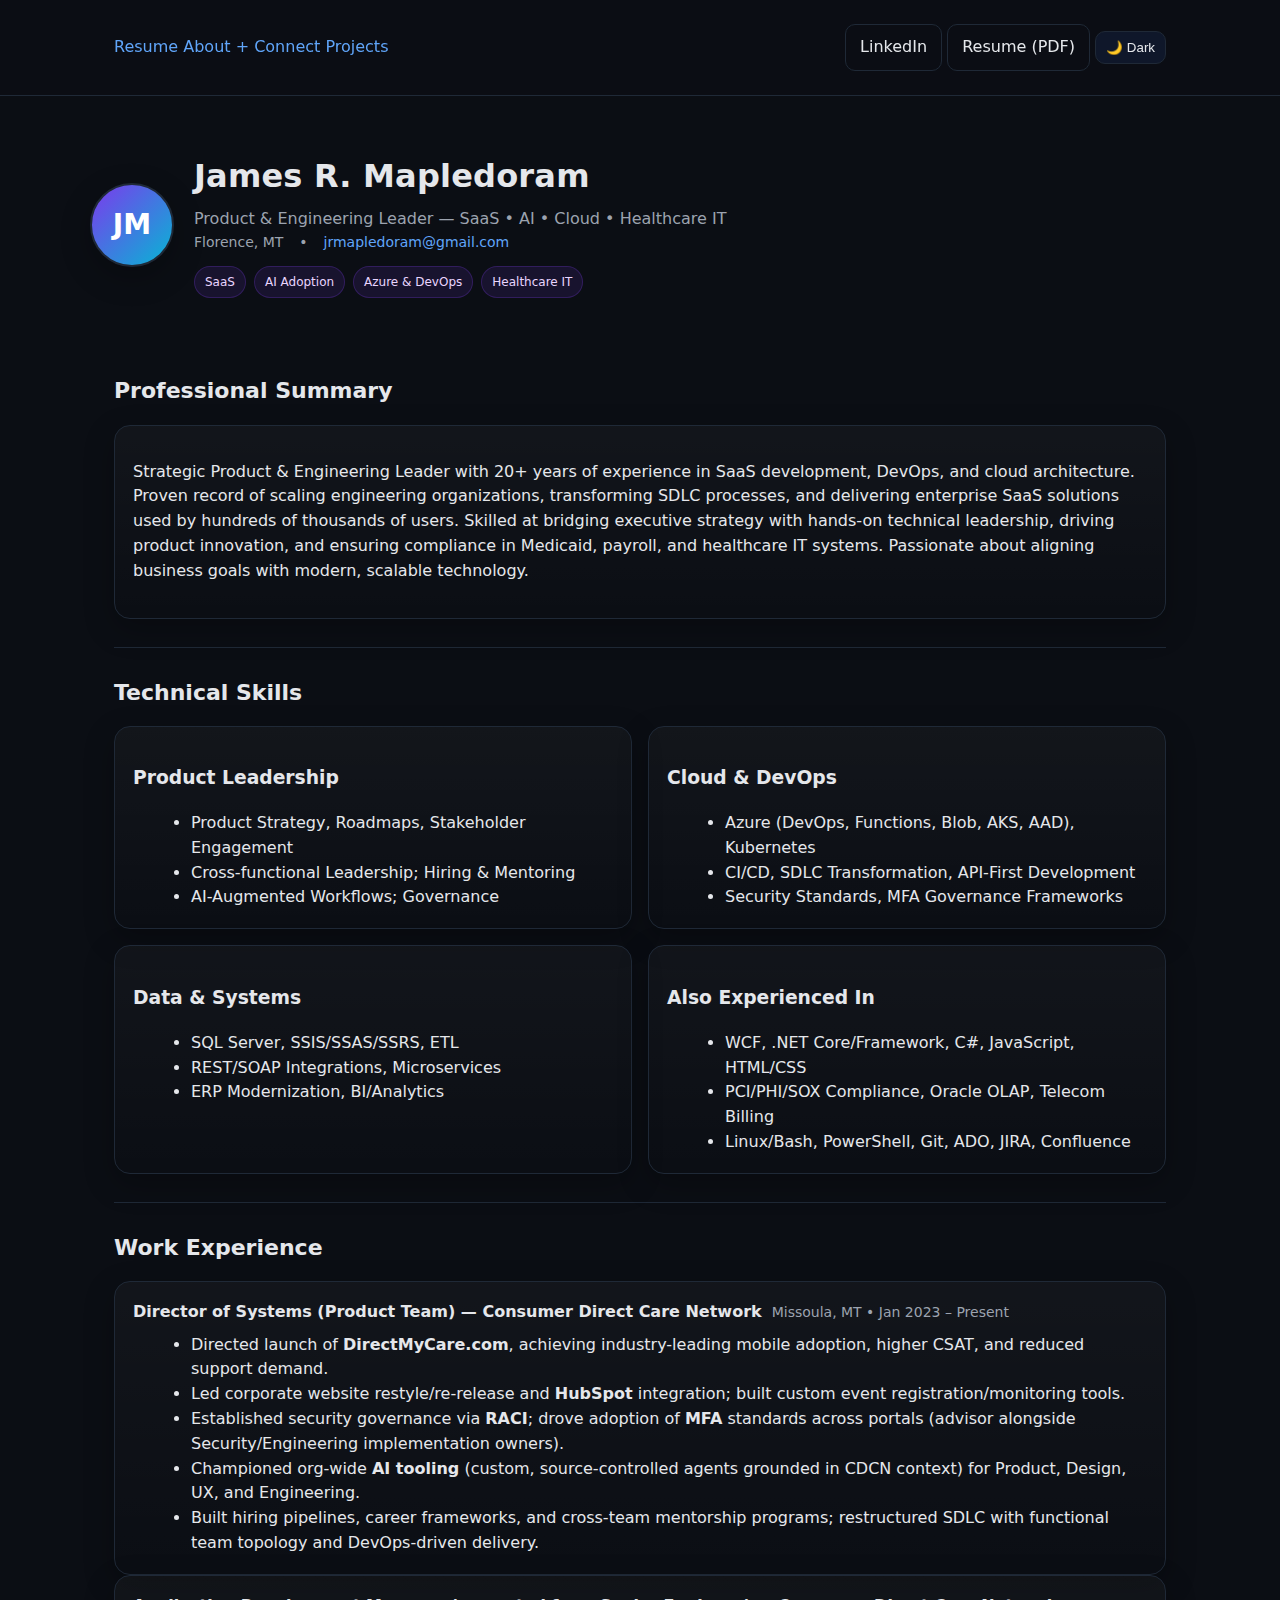
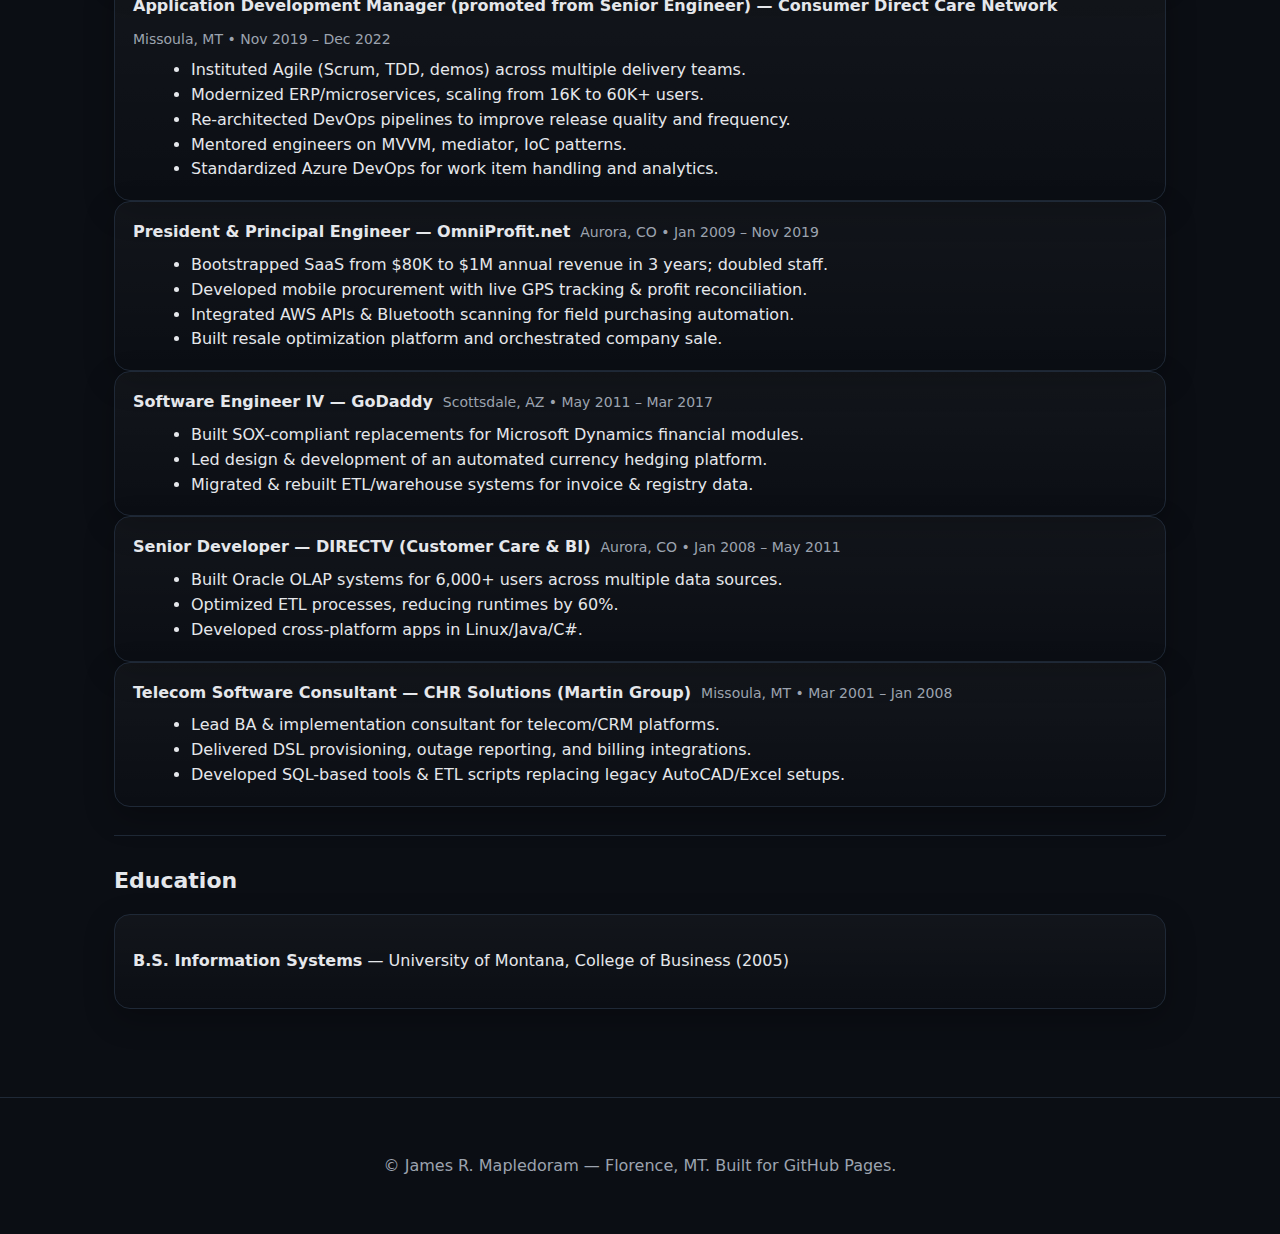
<file: index.html>
<!doctype html><html lang="en" data-theme="light"><head><meta charset="utf-8"><meta name="viewport" content="width=device-width, initial-scale=1"><title>James R. Mapledoram — Resume</title><meta name="description" content="Product & Engineering leader in SaaS, AI, and cloud. Resume, skills, and career highlights."><link rel="stylesheet" href="styles.css"></head><body>
  <nav class="nav">
    <div class="container">
      <div class="nav-left">
        <a href="index.html">Resume</a>
        <a href="about.html">About + Connect</a>
        <a href="projects.html">Projects</a>
      </div>
      <div class="nav-right">
        <a class="button" href="https://www.linkedin.com/in/jmapledoram" target="_blank" rel="noopener">LinkedIn</a>
        <a class="button" href="resumes/James_Mapledoram_Master.pdf">Resume (PDF)</a>
        <button id="themeToggle" class="toggle">🌙 Dark</button>
      </div>
    </div>
  </nav>
<header class="hero container"><div class="header-left"><div class="avatar">JM</div><div><h1>James R. Mapledoram</h1><div class="tagline">Product & Engineering Leader — SaaS • AI • Cloud • Healthcare IT</div><div class="contact"><span>Florence, MT</span> • <a href="mailto:jrmapledoram@gmail.com">jrmapledoram@gmail.com</a></div><div class="badges"><span class="badge">SaaS</span><span class="badge">AI Adoption</span><span class="badge">Azure & DevOps</span><span class="badge">Healthcare IT</span></div></div></div></header><main class="container"><section id="summary"><h2>Professional Summary</h2><div class="card"><p>Strategic Product & Engineering Leader with 20+ years of experience in SaaS development, DevOps, and cloud architecture. Proven record of scaling engineering organizations, transforming SDLC processes, and delivering enterprise SaaS solutions used by hundreds of thousands of users. Skilled at bridging executive strategy with hands-on technical leadership, driving product innovation, and ensuring compliance in Medicaid, payroll, and healthcare IT systems. Passionate about aligning business goals with modern, scalable technology.</p></div></section><section id="skills"><h2>Technical Skills</h2><div class="grid cols-2"><div class="card"><h3>Product Leadership</h3><ul class="clean"><li>Product Strategy, Roadmaps, Stakeholder Engagement</li><li>Cross-functional Leadership; Hiring & Mentoring</li><li>AI-Augmented Workflows; Governance</li></ul></div><div class="card"><h3>Cloud & DevOps</h3><ul class="clean"><li>Azure (DevOps, Functions, Blob, AKS, AAD), Kubernetes</li><li>CI/CD, SDLC Transformation, API-First Development</li><li>Security Standards, MFA Governance Frameworks</li></ul></div><div class="card"><h3>Data & Systems</h3><ul class="clean"><li>SQL Server, SSIS/SSAS/SSRS, ETL</li><li>REST/SOAP Integrations, Microservices</li><li>ERP Modernization, BI/Analytics</li></ul></div><div class="card"><h3>Also Experienced In</h3><ul class="clean"><li>WCF, .NET Core/Framework, C#, JavaScript, HTML/CSS</li><li>PCI/PHI/SOX Compliance, Oracle OLAP, Telecom Billing</li><li>Linux/Bash, PowerShell, Git, ADO, JIRA, Confluence</li></ul></div></div></section><section id="experience"><h2>Work Experience</h2><div class="card"><div class="role"><div class="where">Director of Systems (Product Team) — Consumer Direct Care Network</div><div class="when">Missoula, MT • Jan 2023 – Present</div></div><ul class="clean"><li>Directed launch of <strong>DirectMyCare.com</strong>, achieving industry-leading mobile adoption, higher CSAT, and reduced support demand.</li><li>Led corporate website restyle/re-release and <strong>HubSpot</strong> integration; built custom event registration/monitoring tools.</li><li>Established security governance via <strong>RACI</strong>; drove adoption of <strong>MFA</strong> standards across portals (advisor alongside Security/Engineering implementation owners).</li><li>Championed org-wide <strong>AI tooling</strong> (custom, source-controlled agents grounded in CDCN context) for Product, Design, UX, and Engineering.</li><li>Built hiring pipelines, career frameworks, and cross-team mentorship programs; restructured SDLC with functional team topology and DevOps-driven delivery.</li></ul></div><div class="card"><div class="role"><div class="where">Application Development Manager (promoted from Senior Engineer) — Consumer Direct Care Network</div><div class="when">Missoula, MT • Nov 2019 – Dec 2022</div></div><ul class="clean"><li>Instituted Agile (Scrum, TDD, demos) across multiple delivery teams.</li><li>Modernized ERP/microservices, scaling from 16K to 60K+ users.</li><li>Re-architected DevOps pipelines to improve release quality and frequency.</li><li>Mentored engineers on MVVM, mediator, IoC patterns.</li><li>Standardized Azure DevOps for work item handling and analytics.</li></ul></div><div class="card"><div class="role"><div class="where">President & Principal Engineer — OmniProfit.net</div><div class="when">Aurora, CO • Jan 2009 – Nov 2019</div></div><ul class="clean"><li>Bootstrapped SaaS from $80K to $1M annual revenue in 3 years; doubled staff.</li><li>Developed mobile procurement with live GPS tracking & profit reconciliation.</li><li>Integrated AWS APIs & Bluetooth scanning for field purchasing automation.</li><li>Built resale optimization platform and orchestrated company sale.</li></ul></div><div class="card"><div class="role"><div class="where">Software Engineer IV — GoDaddy</div><div class="when">Scottsdale, AZ • May 2011 – Mar 2017</div></div><ul class="clean"><li>Built SOX-compliant replacements for Microsoft Dynamics financial modules.</li><li>Led design & development of an automated currency hedging platform.</li><li>Migrated & rebuilt ETL/warehouse systems for invoice & registry data.</li></ul></div><div class="card"><div class="role"><div class="where">Senior Developer — DIRECTV (Customer Care & BI)</div><div class="when">Aurora, CO • Jan 2008 – May 2011</div></div><ul class="clean"><li>Built Oracle OLAP systems for 6,000+ users across multiple data sources.</li><li>Optimized ETL processes, reducing runtimes by 60%.</li><li>Developed cross-platform apps in Linux/Java/C#.</li></ul></div><div class="card"><div class="role"><div class="where">Telecom Software Consultant — CHR Solutions (Martin Group)</div><div class="when">Missoula, MT • Mar 2001 – Jan 2008</div></div><ul class="clean"><li>Lead BA & implementation consultant for telecom/CRM platforms.</li><li>Delivered DSL provisioning, outage reporting, and billing integrations.</li><li>Developed SQL-based tools & ETL scripts replacing legacy AutoCAD/Excel setups.</li></ul></div></section><section id="education"><h2>Education</h2><div class="card"><p><strong>B.S. Information Systems</strong> — University of Montana, College of Business (2005)</p></div></section></main><footer><div class="container">© James R. Mapledoram — Florence, MT. Built for GitHub Pages.</div></footer><script src="script.js"></script></body></html>
</file>
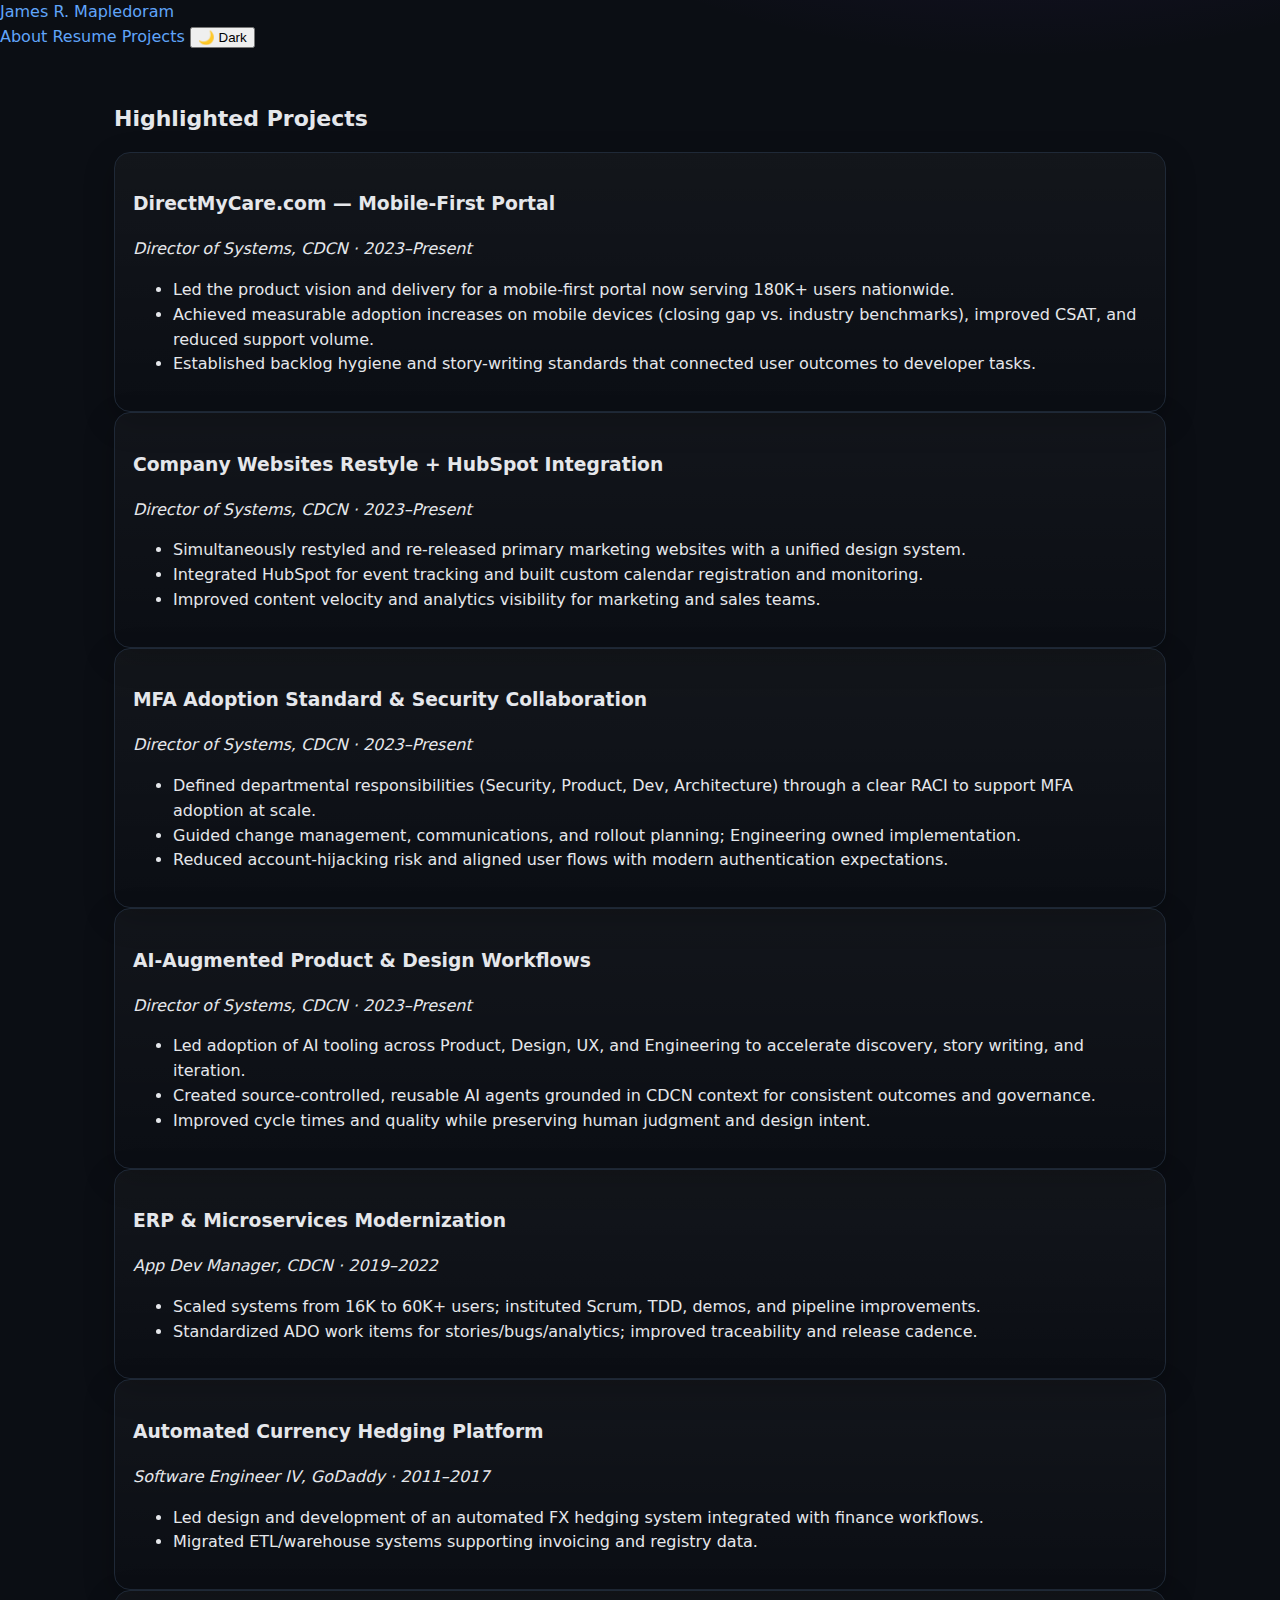
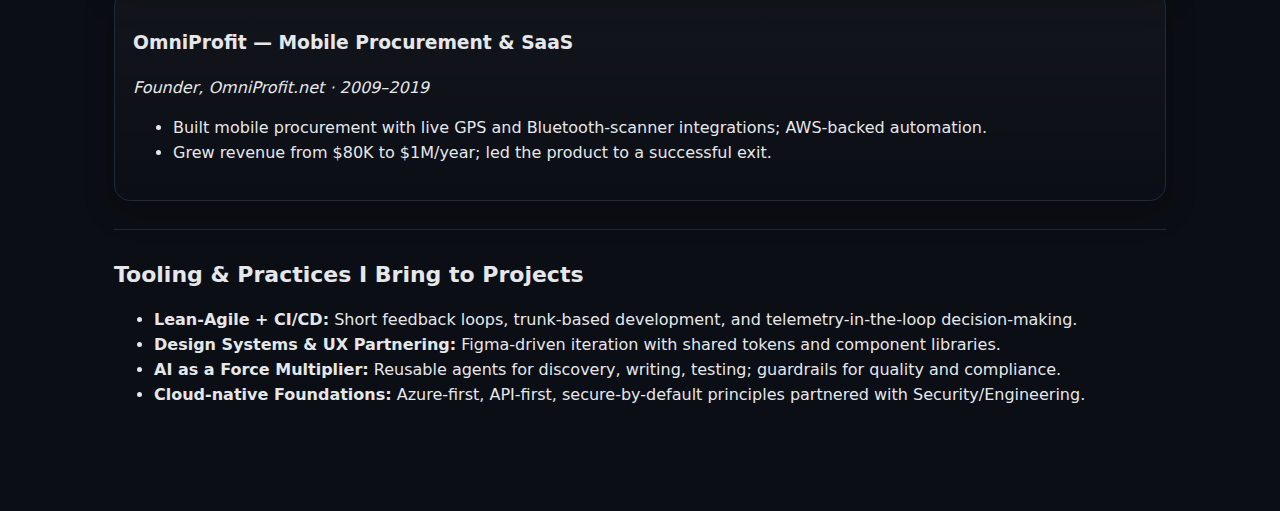
<file: projects.html>
<!DOCTYPE html>
<html lang="en" data-theme="light">
<head>
  <meta charset="UTF-8" />
  <meta name="viewport" content="width=device-width, initial-scale=1.0"/>
  <title>James R. Mapledoram — Projects</title>
  <link rel="stylesheet" href="styles.css" />
</head>
<body>
  <header>
    <nav class="navbar">
      <div class="nav-left">
        <a href="index.html" class="nav-logo">James R. Mapledoram</a>
      </div>
      <div class="nav-right">
        <a href="index.html">About</a>
        <a href="resume.html">Resume</a>
        <a href="projects.html">Projects</a>
        <button id="themeToggle" class="theme-btn">🌙 Dark</button>
      </div>
    </nav>
  </header>

  <main class="container">
    <!-- No photo/name/contact here by design -->
    <section class="philosophy">
      <h2>Highlighted Projects</h2>
      <div class="card-list">
        <div class="card">
          <h3>DirectMyCare.com — Mobile-First Portal</h3>
          <p><em>Director of Systems, CDCN · 2023–Present</em></p>
          <ul>
            <li>Led the product vision and delivery for a mobile-first portal now serving 180K+ users nationwide.</li>
            <li>Achieved measurable adoption increases on mobile devices (closing gap vs. industry benchmarks), improved CSAT, and reduced support volume.</li>
            <li>Established backlog hygiene and story-writing standards that connected user outcomes to developer tasks.</li>
          </ul>
        </div>

        <div class="card">
          <h3>Company Websites Restyle + HubSpot Integration</h3>
          <p><em>Director of Systems, CDCN · 2023–Present</em></p>
          <ul>
            <li>Simultaneously restyled and re-released primary marketing websites with a unified design system.</li>
            <li>Integrated HubSpot for event tracking and built custom calendar registration and monitoring.</li>
            <li>Improved content velocity and analytics visibility for marketing and sales teams.</li>
          </ul>
        </div>

        <div class="card">
          <h3>MFA Adoption Standard & Security Collaboration</h3>
          <p><em>Director of Systems, CDCN · 2023–Present</em></p>
          <ul>
            <li>Defined departmental responsibilities (Security, Product, Dev, Architecture) through a clear RACI to support MFA adoption at scale.</li>
            <li>Guided change management, communications, and rollout planning; Engineering owned implementation.</li>
            <li>Reduced account-hijacking risk and aligned user flows with modern authentication expectations.</li>
          </ul>
        </div>

        <div class="card">
          <h3>AI-Augmented Product & Design Workflows</h3>
          <p><em>Director of Systems, CDCN · 2023–Present</em></p>
          <ul>
            <li>Led adoption of AI tooling across Product, Design, UX, and Engineering to accelerate discovery, story writing, and iteration.</li>
            <li>Created source-controlled, reusable AI agents grounded in CDCN context for consistent outcomes and governance.</li>
            <li>Improved cycle times and quality while preserving human judgment and design intent.</li>
          </ul>
        </div>

        <div class="card">
          <h3>ERP & Microservices Modernization</h3>
          <p><em>App Dev Manager, CDCN · 2019–2022</em></p>
          <ul>
            <li>Scaled systems from 16K to 60K+ users; instituted Scrum, TDD, demos, and pipeline improvements.</li>
            <li>Standardized ADO work items for stories/bugs/analytics; improved traceability and release cadence.</li>
          </ul>
        </div>

        <div class="card">
          <h3>Automated Currency Hedging Platform</h3>
          <p><em>Software Engineer IV, GoDaddy · 2011–2017</em></p>
          <ul>
            <li>Led design and development of an automated FX hedging system integrated with finance workflows.</li>
            <li>Migrated ETL/warehouse systems supporting invoicing and registry data.</li>
          </ul>
        </div>

        <div class="card">
          <h3>OmniProfit — Mobile Procurement & SaaS</h3>
          <p><em>Founder, OmniProfit.net · 2009–2019</em></p>
          <ul>
            <li>Built mobile procurement with live GPS and Bluetooth-scanner integrations; AWS-backed automation.</li>
            <li>Grew revenue from $80K to $1M/year; led the product to a successful exit.</li>
          </ul>
        </div>
      </div>
    </section>

    <section class="beliefs">
      <h2>Tooling & Practices I Bring to Projects</h2>
      <ul>
        <li><strong>Lean-Agile + CI/CD:</strong> Short feedback loops, trunk-based development, and telemetry-in-the-loop decision-making.</li>
        <li><strong>Design Systems & UX Partnering:</strong> Figma-driven iteration with shared tokens and component libraries.</li>
        <li><strong>AI as a Force Multiplier:</strong> Reusable agents for discovery, writing, testing; guardrails for quality and compliance.</li>
        <li><strong>Cloud-native Foundations:</strong> Azure-first, API-first, secure-by-default principles partnered with Security/Engineering.</li>
      </ul>
    </section>
  </main>

  <script src="script.js"></script>
</body>
</html>
</file>
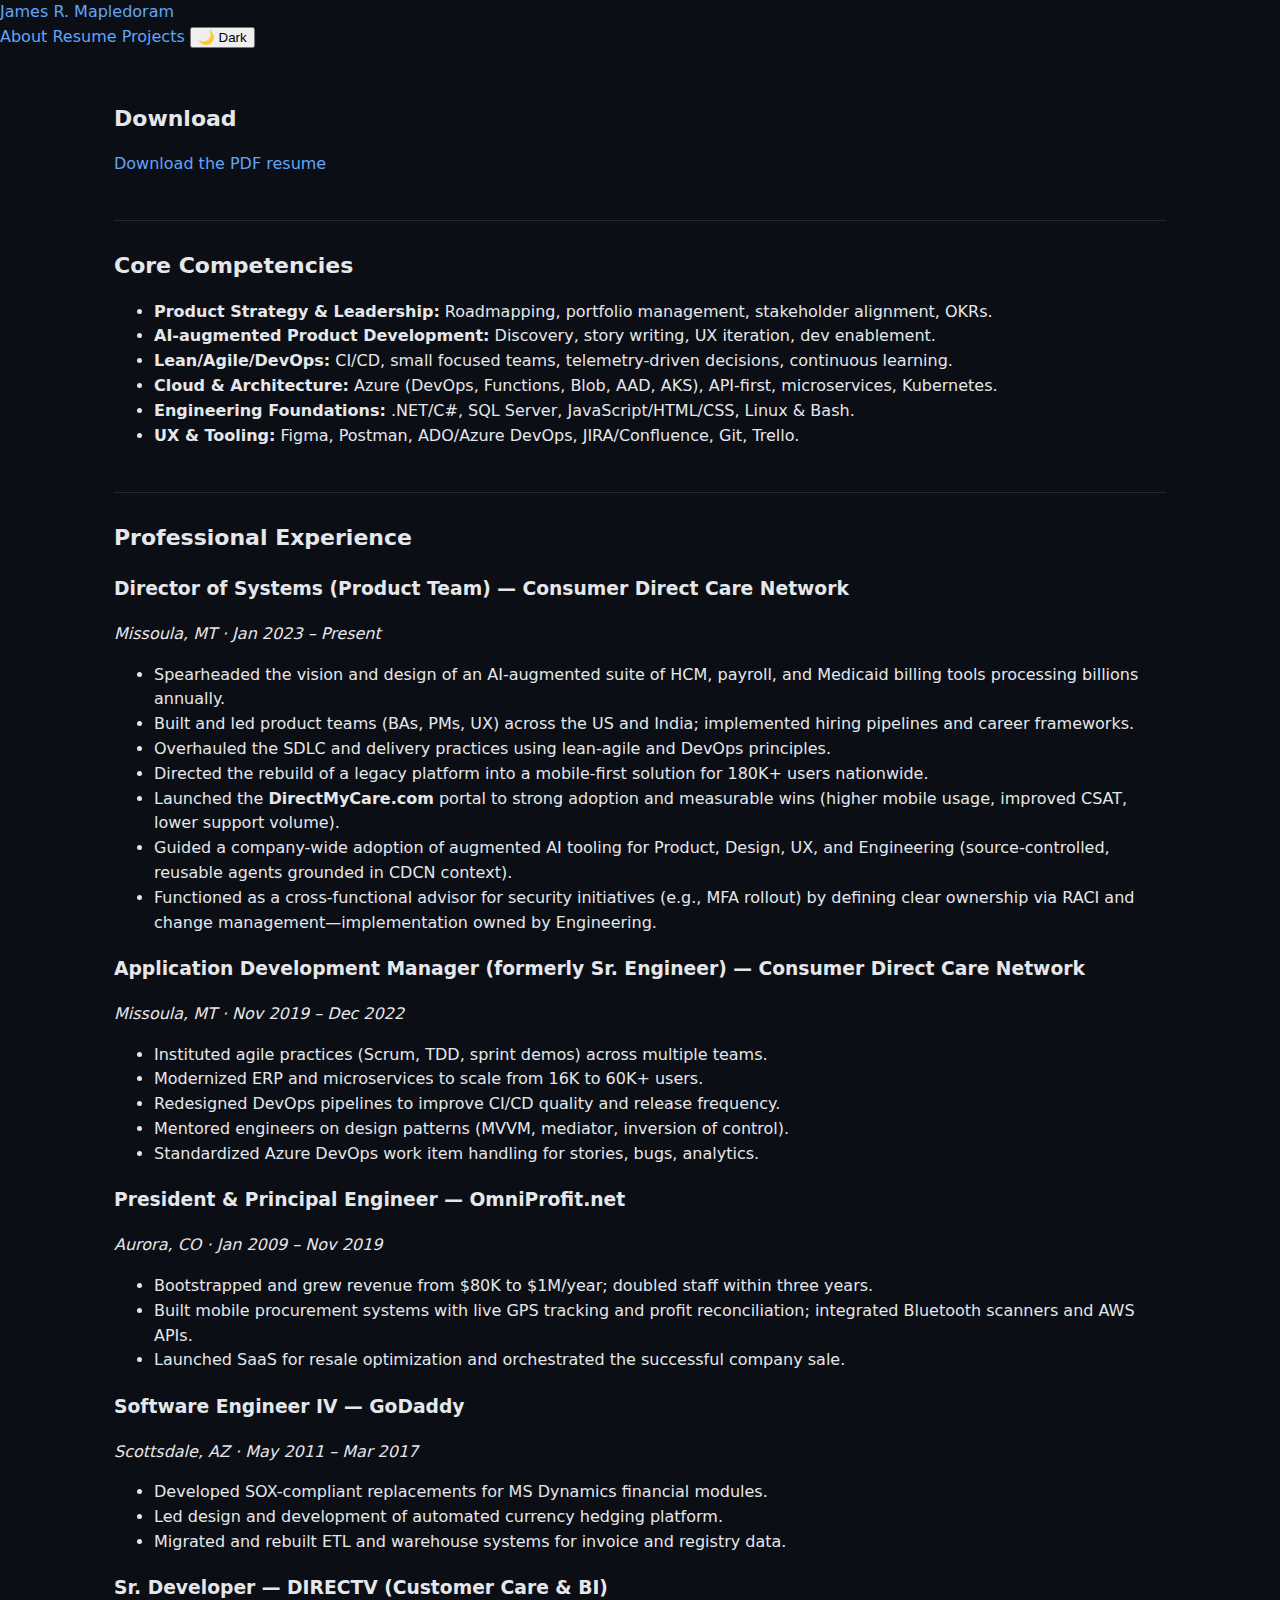
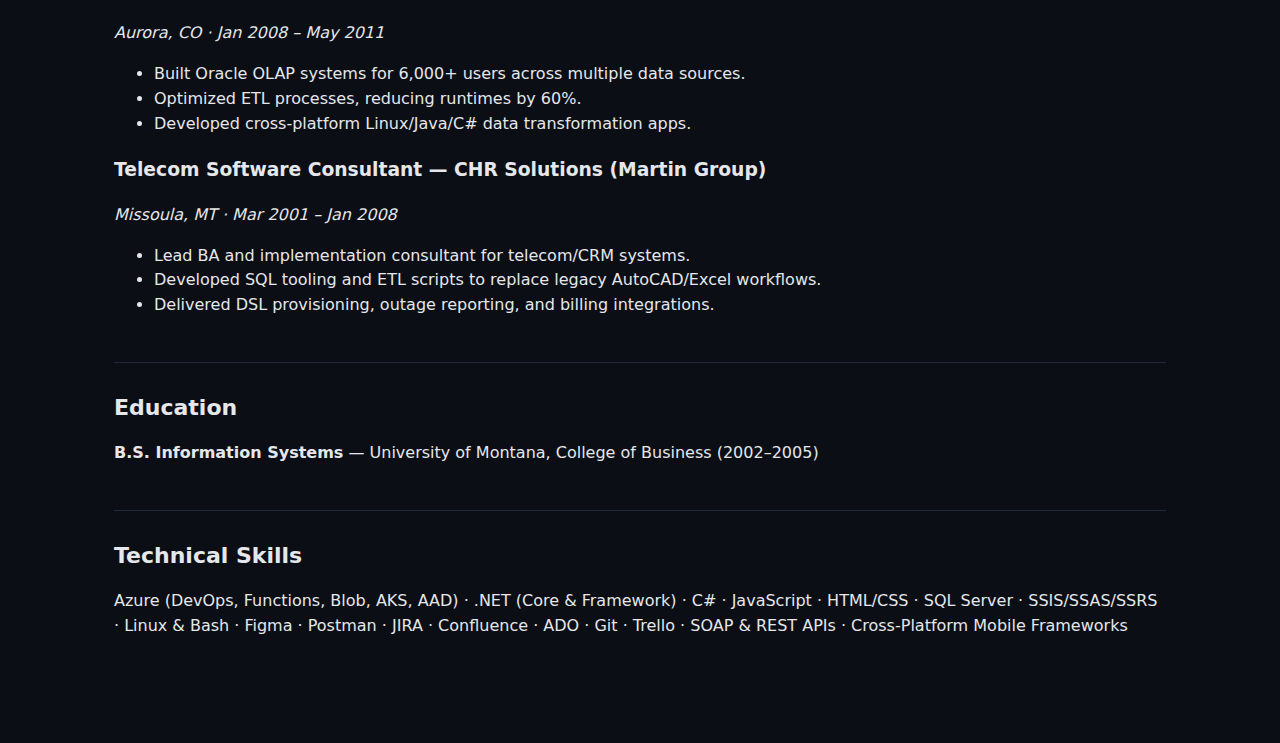
<file: resume.html>
<!DOCTYPE html>
<html lang="en" data-theme="light">
<head>
  <meta charset="UTF-8" />
  <meta name="viewport" content="width=device-width, initial-scale=1.0"/>
  <title>James R. Mapledoram — Resume</title>
  <link rel="stylesheet" href="styles.css" />
</head>
<body>
  <header>
    <nav class="navbar">
      <div class="nav-left">
        <a href="index.html" class="nav-logo">James R. Mapledoram</a>
      </div>
      <div class="nav-right">
        <a href="index.html">About</a>
        <a href="resume.html">Resume</a>
        <a href="projects.html">Projects</a>
        <button id="themeToggle" class="theme-btn">🌙 Dark</button>
      </div>
    </nav>
  </header>

  <main class="container">
    <!-- Download link at the top -->
    <section>
      <h2>Download</h2>
      <p>
        <a href="resumes/James_Mapledoram_Master.pdf" download>Download the PDF resume</a>
      </p>
    </section>

    <!-- No photo, no email/city; summary is intentionally NOT shown here -->
    <section class="philosophy">
      <h2>Core Competencies</h2>
      <ul>
        <li><strong>Product Strategy & Leadership:</strong> Roadmapping, portfolio management, stakeholder alignment, OKRs.</li>
        <li><strong>AI-augmented Product Development:</strong> Discovery, story writing, UX iteration, dev enablement.</li>
        <li><strong>Lean/Agile/DevOps:</strong> CI/CD, small focused teams, telemetry-driven decisions, continuous learning.</li>
        <li><strong>Cloud & Architecture:</strong> Azure (DevOps, Functions, Blob, AAD, AKS), API-first, microservices, Kubernetes.</li>
        <li><strong>Engineering Foundations:</strong> .NET/C#, SQL Server, JavaScript/HTML/CSS, Linux & Bash.</li>
        <li><strong>UX & Tooling:</strong> Figma, Postman, ADO/Azure DevOps, JIRA/Confluence, Git, Trello.</li>
      </ul>
    </section>

    <section class="beliefs">
      <h2>Professional Experience</h2>

      <h3>Director of Systems (Product Team) — Consumer Direct Care Network</h3>
      <p><em>Missoula, MT · Jan 2023 – Present</em></p>
      <ul>
        <li>Spearheaded the vision and design of an AI-augmented suite of HCM, payroll, and Medicaid billing tools processing billions annually.</li>
        <li>Built and led product teams (BAs, PMs, UX) across the US and India; implemented hiring pipelines and career frameworks.</li>
        <li>Overhauled the SDLC and delivery practices using lean-agile and DevOps principles.</li>
        <li>Directed the rebuild of a legacy platform into a mobile-first solution for 180K+ users nationwide.</li>
        <li>Launched the <strong>DirectMyCare.com</strong> portal to strong adoption and measurable wins (higher mobile usage, improved CSAT, lower support volume).</li>
        <li>Guided a company-wide adoption of augmented AI tooling for Product, Design, UX, and Engineering (source-controlled, reusable agents grounded in CDCN context).</li>
        <li>Functioned as a cross-functional advisor for security initiatives (e.g., MFA rollout) by defining clear ownership via RACI and change management—implementation owned by Engineering.</li>
      </ul>

      <h3>Application Development Manager (formerly Sr. Engineer) — Consumer Direct Care Network</h3>
      <p><em>Missoula, MT · Nov 2019 – Dec 2022</em></p>
      <ul>
        <li>Instituted agile practices (Scrum, TDD, sprint demos) across multiple teams.</li>
        <li>Modernized ERP and microservices to scale from 16K to 60K+ users.</li>
        <li>Redesigned DevOps pipelines to improve CI/CD quality and release frequency.</li>
        <li>Mentored engineers on design patterns (MVVM, mediator, inversion of control).</li>
        <li>Standardized Azure DevOps work item handling for stories, bugs, analytics.</li>
      </ul>

      <h3>President & Principal Engineer — OmniProfit.net</h3>
      <p><em>Aurora, CO · Jan 2009 – Nov 2019</em></p>
      <ul>
        <li>Bootstrapped and grew revenue from $80K to $1M/year; doubled staff within three years.</li>
        <li>Built mobile procurement systems with live GPS tracking and profit reconciliation; integrated Bluetooth scanners and AWS APIs.</li>
        <li>Launched SaaS for resale optimization and orchestrated the successful company sale.</li>
      </ul>

      <h3>Software Engineer IV — GoDaddy</h3>
      <p><em>Scottsdale, AZ · May 2011 – Mar 2017</em></p>
      <ul>
        <li>Developed SOX-compliant replacements for MS Dynamics financial modules.</li>
        <li>Led design and development of automated currency hedging platform.</li>
        <li>Migrated and rebuilt ETL and warehouse systems for invoice and registry data.</li>
      </ul>

      <h3>Sr. Developer — DIRECTV (Customer Care & BI)</h3>
      <p><em>Aurora, CO · Jan 2008 – May 2011</em></p>
      <ul>
        <li>Built Oracle OLAP systems for 6,000+ users across multiple data sources.</li>
        <li>Optimized ETL processes, reducing runtimes by 60%.</li>
        <li>Developed cross-platform Linux/Java/C# data transformation apps.</li>
      </ul>

      <h3>Telecom Software Consultant — CHR Solutions (Martin Group)</h3>
      <p><em>Missoula, MT · Mar 2001 – Jan 2008</em></p>
      <ul>
        <li>Lead BA and implementation consultant for telecom/CRM systems.</li>
        <li>Developed SQL tooling and ETL scripts to replace legacy AutoCAD/Excel workflows.</li>
        <li>Delivered DSL provisioning, outage reporting, and billing integrations.</li>
      </ul>
    </section>

    <section class="philosophy">
      <h2>Education</h2>
      <p><strong>B.S. Information Systems</strong> — University of Montana, College of Business (2002–2005)</p>
    </section>

    <section class="beliefs">
      <h2>Technical Skills</h2>
      <p>Azure (DevOps, Functions, Blob, AKS, AAD) · .NET (Core & Framework) · C# · JavaScript · HTML/CSS · SQL Server · SSIS/SSAS/SSRS · Linux & Bash · Figma · Postman · JIRA · Confluence · ADO · Git · Trello · SOAP & REST APIs · Cross-Platform Mobile Frameworks</p>
    </section>
  </main>

  <script src="script.js"></script>
</body>
</html>
</file>
<file: styles.css>
:root{
  --bg: #0b0e14;
  --card: #111827;
  --text: #e5e7eb;
  --muted:#9ca3af;
  --brand:#7c3aed;
  --brand-2:#06b6d4;
  --border: #1f2937;
  --link: #60a5fa;
  --shadow: 0 10px 30px rgba(0,0,0,.25);
}
*{box-sizing:border-box}
html{scroll-behavior:smooth}
body{
  margin:0;
  font-family: system-ui, -apple-system, Segoe UI, Roboto, Inter, "Helvetica Neue", Arial, "Noto Sans", "Apple Color Emoji", "Segoe UI Emoji";
  color:var(--text);
  background: radial-gradient(1200px 800px at 80% -20%, rgba(124,58,237,.25), transparent 60%), var(--bg);
  line-height:1.55;
}
a{color:var(--link); text-decoration:none}
a:hover{text-decoration:underline}
.container{max-width:1100px; margin:0 auto; padding:24px}
header.hero{
  padding:56px 0 24px;
  display:flex; gap:24px; align-items:center; justify-content:space-between; flex-wrap:wrap;
}
.header-left{display:flex; gap:20px; align-items:center}
.avatar{
  width:84px; height:84px; border-radius:50%; border:2px solid var(--border);
  background:linear-gradient(135deg, var(--brand), var(--brand-2)); box-shadow:var(--shadow);
  display:flex; align-items:center; justify-content:center; font-weight:700; font-size:28px; color:white;
}
h1{margin:0; font-size:32px; letter-spacing:.2px}
.tagline{color:var(--muted); margin-top:6px}
.contact{display:flex; gap:16px; flex-wrap:wrap; font-size:14px; color:var(--muted)}
.badges{display:flex; gap:8px; margin-top:12px; flex-wrap:wrap}
.badge{background:rgba(124,58,237,.12); border:1px solid rgba(124,58,237,.25); color:#e9d5ff; padding:6px 10px; border-radius:999px; font-size:12px}

nav.nav{
  position:sticky; top:0; z-index:50; background:rgba(11,14,20,.8); backdrop-filter: blur(8px);
  border-bottom:1px solid var(--border);
}
nav.nav .container{display:flex; gap:18px; align-items:center; justify-content:space-between}
.nav-links a{padding:12px 10px; display:inline-block}
.cta{background:linear-gradient(135deg, var(--brand), var(--brand-2)); color:white; padding:10px 14px; border-radius:10px; box-shadow:var(--shadow)}
.cta:hover{text-decoration:none; filter:saturate(1.1)}

section{padding:28px 0; border-bottom:1px solid var(--border)}
section:last-child{border-bottom:none; padding-bottom:64px}
h2{font-size:22px; margin:0 0 16px}
.card{
  background:linear-gradient(180deg, rgba(255,255,255,.03), rgba(255,255,255,0));
  border:1px solid var(--border); border-radius:16px; padding:18px; box-shadow:var(--shadow);
}
.grid{display:grid; gap:16px}
.grid.cols-2{grid-template-columns:repeat(2, minmax(0,1fr))}
.grid.cols-3{grid-template-columns:repeat(3, minmax(0,1fr))}
@media (max-width:900px){ .grid.cols-2,.grid.cols-3{grid-template-columns:1fr} }

ul.clean{margin:8px 0 0 18px}
.role{display:flex; align-items:baseline; gap:10px; flex-wrap:wrap}
.role .where{font-weight:600}
.role .when{color:var(--muted); font-size:14px}
.kv{display:flex; gap:12px; flex-wrap:wrap; margin:8px 0}
.kv span{background:#0f172a; border:1px solid var(--border); padding:6px 10px; border-radius:999px; font-size:12px}

footer{padding:32px 0; color:var(--muted); text-align:center; border-top:1px solid var(--border)}
.note{font-size:13px; color:var(--muted)}
hr.soft{border:none; height:1px; background:var(--border); margin:12px 0}

.btn-row{display:flex; gap:12px; flex-wrap:wrap; margin-top:12px}
.button{border:1px solid var(--border); padding:10px 14px; border-radius:10px; color:var(--text); display:inline-flex; align-items:center; gap:8px}
.button:hover{border-color:#334155; text-decoration:none}

.toggle{cursor:pointer; border:none; background:#0f172a; border:1px solid var(--border); color:var(--text); padding:8px 10px; border-radius:10px}
</file>
